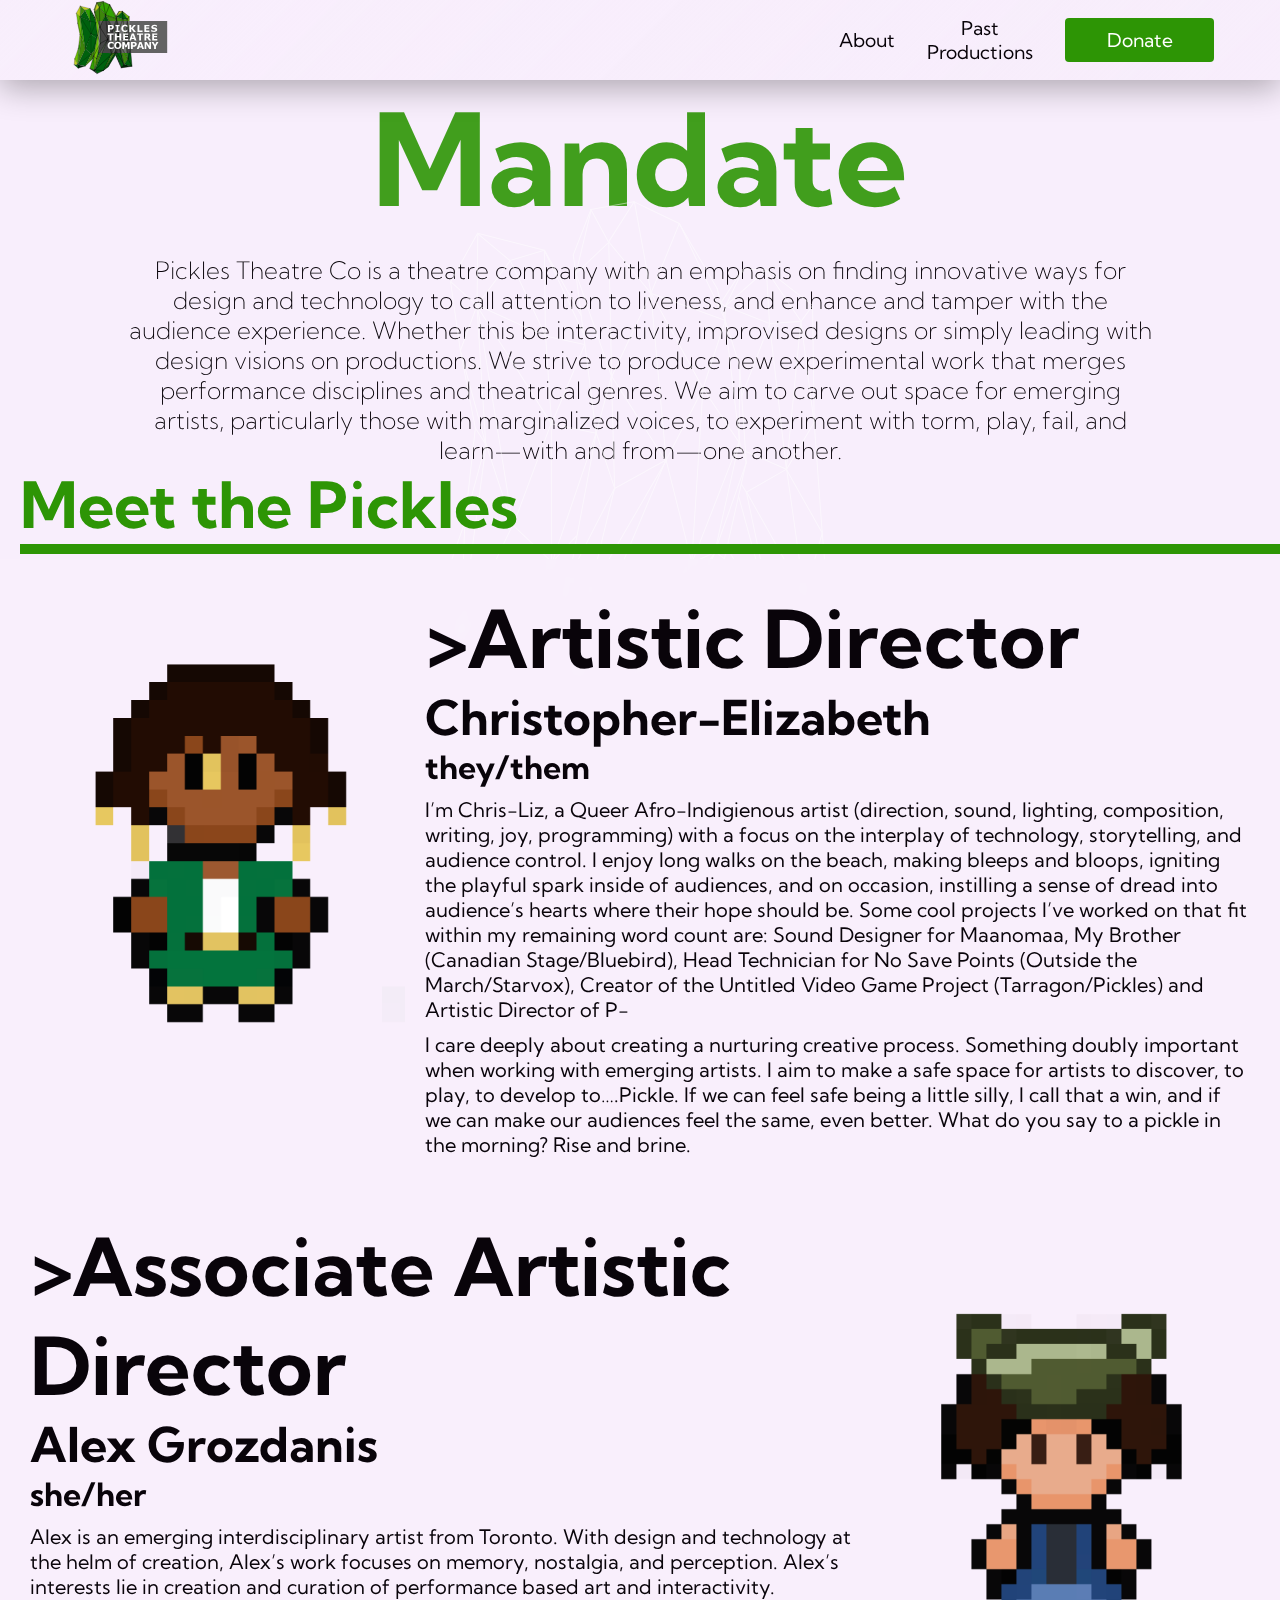
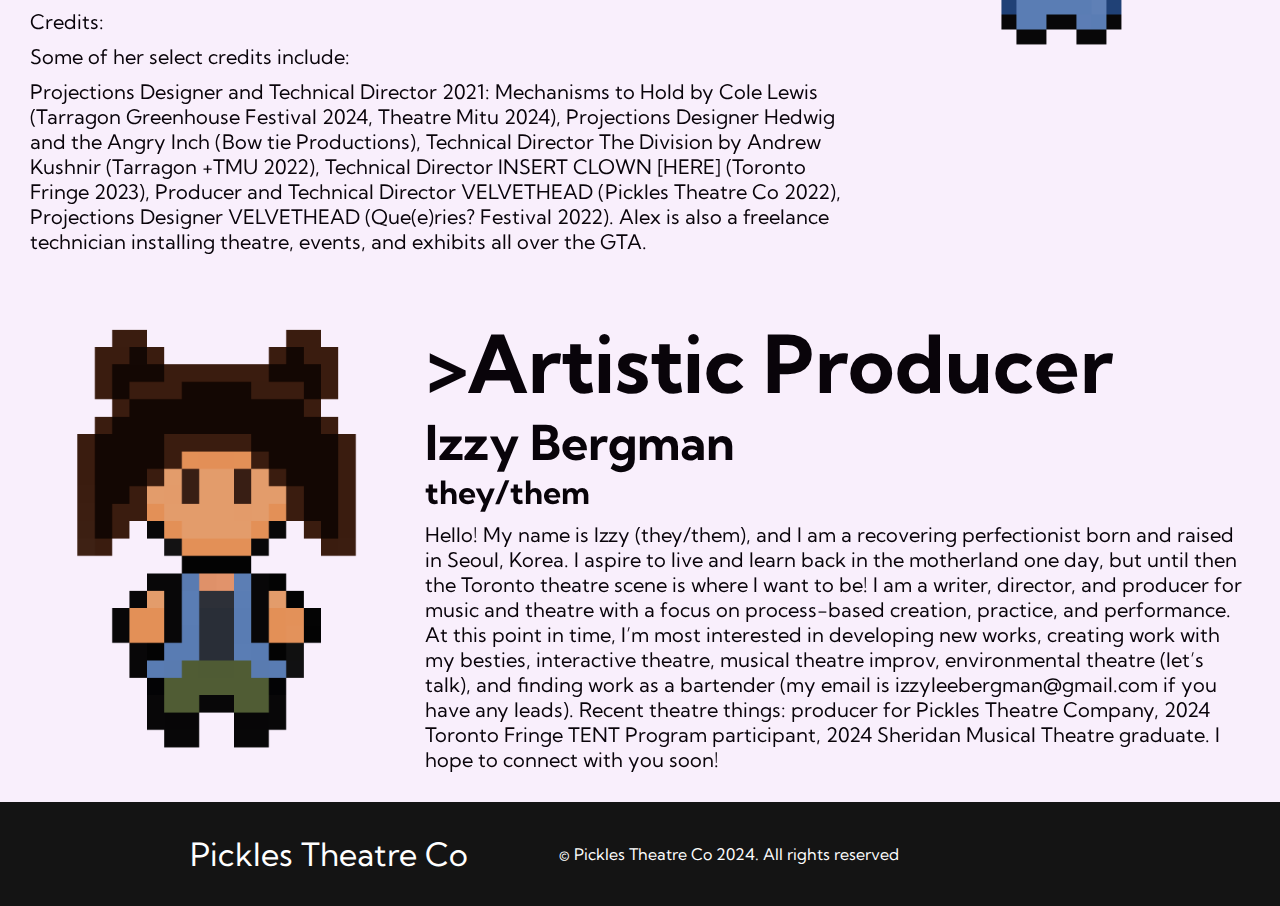
<file: about.html>
<!DOCTYPE html>
<html lang="en">
    <head>
        <meta charset="UTF-8" />
        <meta name="viewport" content="width=device-width, initial-scale=1.0" />
        <title>about pickles :) </title>
        <link rel="stylesheet" href="styles.css" />
        <link
          href="https://fonts.googleapis.com/css2?family=Kumbh+Sans:wght@400;700&display=swap"
          rel="stylesheet"
        />
      </head>
</head>
<body>
  <nav class="navbar">
    <div class="navbar__container">
      <a href="/" id="navbar__logo"><i class="fas fa-gem"><img src="/images/PTC Logo.svg"></i><!--PICKLES THEATRE COMPANY--></a>
      <div class="navbar__toggle" id="mobile-menu">
        <span class="bar"></span> <span class="bar"></span>
        <span class="bar"></span>
      </div>
      <ul class="navbar__menu">
        <li class="navbar__item">
          <a href="/about.html" class="navbar__links">About</a>
        </li>
        <li class="navbar__item navbar__item--dropdown">
          <a href="#" class="navbar__links">Past Productions</a>
          <ul class="dropdown-menu">
            <li><a href="/UVGP.html">UVGP </a></li>
            <li><a href="/VELVETHEAD.html">VELVETHEAD</a></li>
            <!-- <li><a href="/BALANCE.html">BALANCE</a></li> -->
            <!-- Add more items as needed -->
          </ul>
        </li>
        <!-- <li class="navbar__item">
          <a href="/" class="navbar__links">Research</a>
        </li> -->
        <li class="navbar__btn"><a href="/" class="button">Donate</a></li>
      </ul>
    </div>
  </nav>
      <div class="mandate">
        <div class="mandate__container">
          <div class="mandate__content">
            <h1>Mandate</h1><img src="images/thepickleOutline.svg" class id="manBack">
          
            <p>Pickles Theatre Co is a theatre company with an emphasis on finding innovative ways for design and technology to call attention to liveness, and enhance and tamper with the audience experience. Whether this be interactivity, improvised designs or simply leading with design visions on productions. We strive to produce new experimental work that merges performance disciplines and theatrical genres. We aim to carve out space for emerging artists, particularly those with marginalized voices, to experiment with torm, play, fail, and learn—with and from—one another.</p>
          </div>
        
        </div>
      </div>
  
    <div class="bio__container">

      <div class="sectionTitle">
         <H1> Meet the Pickles</H1>
      </div>
   
    <div class="bio0">
      
      <img src="/images/pixel-cl.png" alt="arcade image" id="headshot"/>
      <div class="text">
        <H1>>Artistic Director</H1>
          <H2>Christopher-Elizabeth</H2>
          <H3>they/them</H3>
            <p>I’m Chris-Liz, a Queer Afro-Indigienous artist (direction, sound, lighting, composition, writing, joy, programming) with a focus on the interplay of technology, storytelling, and audience control. I enjoy long walks on the beach, making bleeps and bloops, igniting the playful spark inside of audiences, and on occasion, instilling a sense of dread into audience’s hearts where their hope should be. Some cool projects I’ve worked on that fit within my remaining word count are: Sound Designer for Maanomaa, My Brother (Canadian Stage/Bluebird), Head Technician for No Save Points (Outside the March/Starvox), Creator of the Untitled Video Game Project (Tarragon/Pickles) and Artistic Director of P-</p>
            <p>I care deeply about creating a nurturing creative process. Something doubly important when working with emerging artists. I aim to make a safe space for artists to discover, to play, to develop to….Pickle. If we can feel safe being a little silly, I call that a win, and if we can make our audiences feel the same, even better.

              What do you say to a pickle in the morning?
              Rise and brine.</p>
          </div>

  </div>
  <!-- <div class="bio1">
    <img src="/images/pixel-sofia.png" alt="first archival image"/>
      <div class="text">
        <H1>>General Manager</H1>
        <H2>Sofia Di Cicco</H2>
        <H3>she/her</H3>
          <p>The Untitled Video Game Project was an experiment trying to create a play where theatre and videogames become inseperable using a number of video game mechanics and branching storylines and improv. A chosen audience CEASELESS control of the show through reactive design, so the actors must journey and adapt to every choice the player makes, every win, and every loss. There is no turning back*, there is no taking away control once given, just like any other play, the game must go on.</p>
      </div>

  </div>

  <div class="bio0">
    <img src="/images/pixel-aj .png" alt="arcade image"/>
    <div class="text">
      <H1>>Marketing Director</H1>
      <H2>Annasofie Jakobsen</H2>
      <H3>she/her</H3>
          <p>I’m Chris-Liz, a Queer Afro-Indigienous artist (direction, sound, lighting, composition, writing, joy, programming) with a focus on the interplay of technology, storytelling, and audience control. I enjoy long walks on the beach, making bleeps and bloops, igniting the playful spark inside of audiences, and on occasion, instilling a sense of dread into audience’s hearts where their hope should be. Some cool projects I’ve worked on that fit within my remaining word count are: Sound Designer for Maanomaa, My Brother (Canadian Stage/Bluebird), Head Technician for No Save Points (Outside the March/Starvox), Creator of the Untitled Video Game Project (Tarragon/Pickles) and Artistic Director of P-</p>
          <p>I care deeply about creating a nurturing creative process. Something doubly important when working with emerging artists. I aim to make a safe space for artists to discover, to play, to develop to….Pickle. If we can feel safe being a little silly, I call that a win, and if we can make our audiences feel the same, even better.

            What do you say to a pickle in the morning?
            Rise and brine.</p>
        </div> -->

</div>
<div class="bio1">
    <img src="images/pixel-alex.png" alt="first archival image"/>
    <div class="text">
      <H1>>Associate Artistic Director</H1>
      <H2>Alex Grozdanis</H2>
      <H3>she/her</H3>
      <p>Alex is an emerging interdisciplinary artist from Toronto. With design and technology at the helm of creation, Alex’s work focuses on memory, nostalgia, and perception. Alex’s interests lie in creation and curation of performance based art and interactivity. </p>
     <p>Credits:</p>
      <p>Some of her select credits include:</p>
      <p> Projections Designer and Technical Director 2021: Mechanisms to Hold  by Cole Lewis (Tarragon Greenhouse Festival 2024, Theatre Mitu 2024), Projections Designer Hedwig and the Angry Inch (Bow tie Productions), Technical Director The Division by Andrew Kushnir (Tarragon +TMU 2022), Technical Director INSERT CLOWN [HERE] (Toronto Fringe 2023), Producer and Technical Director VELVETHEAD (Pickles Theatre Co 2022), Projections Designer VELVETHEAD (Que(e)ries? Festival 2022). Alex is also a freelance technician installing theatre, events, and exhibits all over the GTA. </p>    </div>
</div>
<div class="bio0">
  <img src="/images/pixel-izzy.png" alt="arcade image"/>
  <div class="text">
    <H1>>Artistic Producer</H1>
    <H2>Izzy Bergman</H2>
    <H3>they/them</H3>
        <p>Hello! My name is Izzy (they/them), and I am a recovering perfectionist born and raised in Seoul, Korea. I aspire to live and learn back in the motherland one day, but until then the Toronto theatre scene is where I want to be! I am a writer, director, and producer for music and theatre with a focus on process-based creation, practice, and performance. At this point in time, I’m most interested in developing new works, creating work with my besties, interactive theatre, musical theatre improv, environmental theatre (let’s talk), and finding work as a bartender (my email is izzyleebergman@gmail.com if you have any leads). Recent theatre things: producer for Pickles Theatre Company, 2024 Toronto Fringe TENT Program participant, 2024 Sheridan Musical Theatre graduate. I hope to connect with you soon!</p>
      </div>
</div>
<script src="app.js"></script>
</body>


 <!-- Footer Section -->
 <div class="footer__container">
  <div class="footer__links">
    <div class="footer__link--wrapper">
      
    
  </div>
  <section class="social__media">
    <div class="social__media--wrap">
      <div class="footer__logo">
        <a href="/" id="footer__logo"><i class="fas fa-gem"></i>Pickles Theatre Co</a>
      </div>
      <p class="website__rights">© Pickles Theatre Co 2024. All rights reserved</p>
      <div class="social__icons">
        <a
          class="social__icon--link"
          href="/"
          target="_blank"
          aria-label="Facebook"
        >
          <i class="fab fa-facebook"></i>
        </a>
        <a
          class="social__icon--link"
          href="/"
          target="_blank"
          aria-label="Instagram"
        >
          <i class="fab fa-instagram"></i>
        </a>
      </div>
    </div>
  </section>
</div>
</div>
</html>
</file>
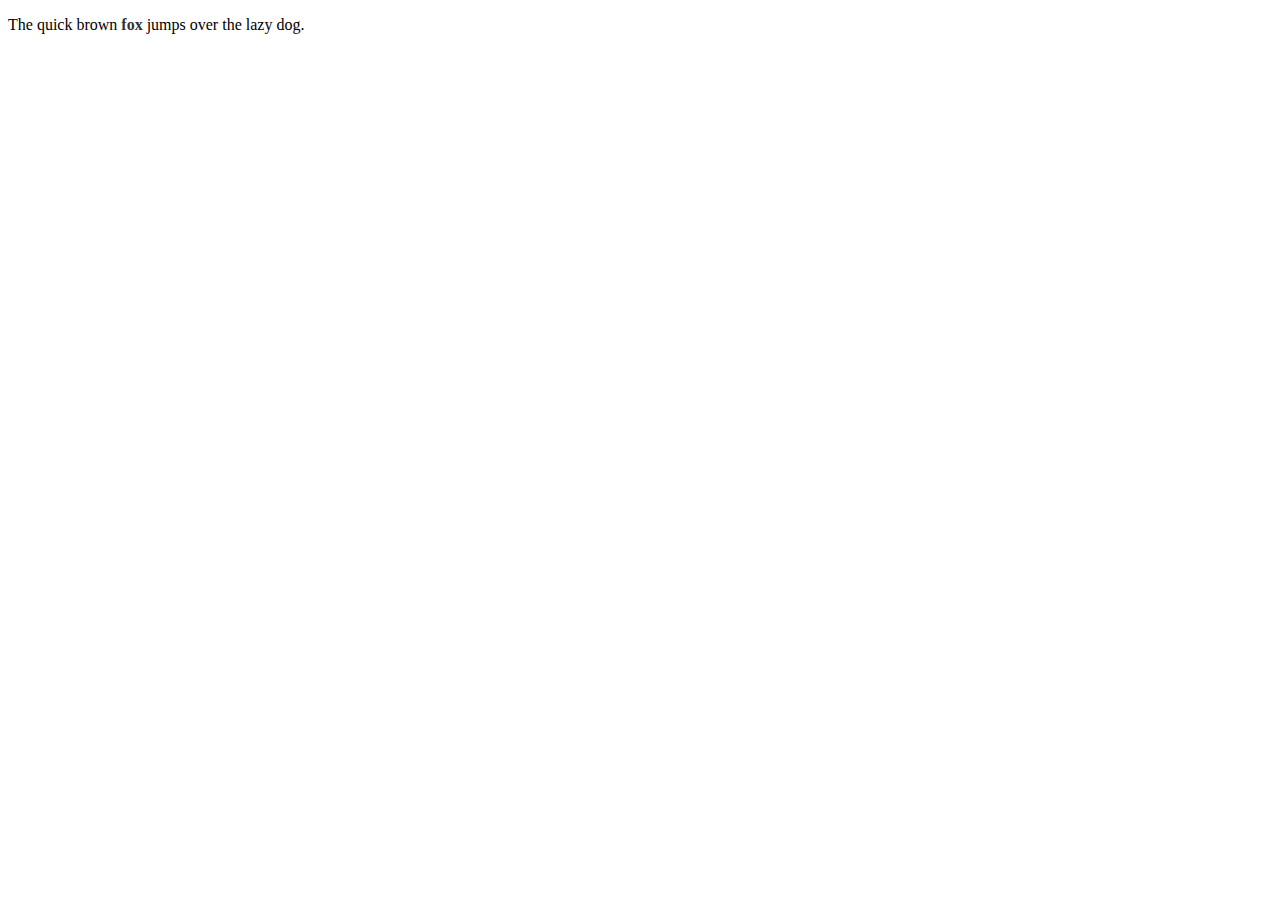
<file: text cycle.html>
<!DOCTYPE html>
<html lang="en">
<head>
    <meta charset="UTF-8">
    <meta name="viewport" content="width=device-width, initial-scale=1.0">
    <title>Word Cycling</title>
    <style>
        .cycling-word {
            font-weight: bold;
            color: #333;
        }
    </style>
</head>
<body>
    <p>The quick brown <span class="cycling-word" id="cycling-word">fox</span> jumps over the lazy dog.</p>

    <script>
        const words = ["fox", "cat", "dog", "mouse", "rabbit", "squirrel", "bird", "horse"];
        let currentIndex = 0;

        function cycleWord() {
            const wordElement = document.getElementById("cycling-word");
            currentIndex = (currentIndex + 1) % words.length;
            wordElement.textContent = words[currentIndex];
        }

        setInterval(cycleWord, 1000);
    </script>
</body>
</html>
</file>
<file: styles.css>
:root[data-theme="light"] {
  --text: #070208;
  --background: rgb(248, 238, 252);
  --primary: #2d9505;
  --secondary: #e58aad;
  --accent: #db5c62;
  --logo: #2d9505;
  --headerBKG: rgba(248, 238, 252, 10);
  --bioBKG:rgba(248,238,252, 30%);
}
:root[data-theme="dark"] {
  --text: #fcf7fd;
  --background: rgb(13, 3, 17);
  --primary: #aef4b2;
  --secondary: #751a3d;
  --accent: #2d9505;
  --logo: #2d9505;
  --headerBKG: rgba(13, 3, 17, 10);
  --bioBKG: rgba(13, 3, 17, 5%);

  
}

  
@media (prefers-color-scheme: light) {
  :root {
    --text: #070208;
    --background: #f8eefc;
    --primary: #2d9505;
    --secondary: #e58aad;
    --accent: #db5c62;
    --logo: #2d9505;
    --headerBKG: rgba(248, 238, 252, 10);
    --bioBKG:rgba(248,238,252, 30%);

  }
}
@media (prefers-color-scheme: dark) {
  :root {
    --text: #fcf7fd;
    --background: #0d0311;
    --primary: #aef4b2;
    --secondary: #751a3d;
    --accent: #2d9505;
    --logo: #2d9505;
    --headerBKG: rgba(13, 3, 17, 10);
    --bioBKG: rgba(13, 3, 17, 30%); 
  }
}


* {
    box-sizing: border-box;
    margin: 0;
    padding: 0;
    font-family: 'Kumbh Sans', sans-serif;
  }
  
  html{
  background-color: var(--background);
  overflow-x: hidden;
  }

  html img{


  }

@media screen and (max-width: 480px) {
html{ 
  max-width: 480px;
}
  
}
  
  .navbar {
    background: linear-gradient(135deg, var(--headerBKG), rgba(255,255,255,0));
    backdrop-filter: blur(10px);
    -webkit-backdrop-filter: blur(10px);
    height: 80px;
    display: flex;
    justify-content: center;
    align-items: center;
    font-size: 1.2rem;
    position: sticky;
    /* border: 1px solid rgba(255,255,255,0.18); */
    box-shadow: 0 8px 32px 0 rgba(0,0,0,0.3);
    top: 0;
    z-index: 999;
  }
  
  .navbar__container {
    display: flex;
    justify-content: space-between;
    height: 80px;
    z-index: 1;
    width: 100%;
    max-width: 1300px;
    margin-right: auto;
    margin-left: auto;
    padding-right: 50px;
    padding-left: 50px;
    transition: all 0.7s ease;
  }
  .navbar img{
    width: 9rem;
    flex-direction: row;

  }
  
  #navbar__logo {
    background-color: var(--logo);
    /* background-image: linear-gradient(to top, var(--secondary) 0%, var(--background) 100%); */
    background-size: 100%;
    -webkit-background-clip: text;
    -moz-background-clip: text;
    -webkit-text-fill-color: transparent;
    -moz-text-fill-color: transparent;
    display: flex;
    align-items: center;
    cursor: pointer;
    text-decoration: none;
    font-size: 2rem;
    font-family: Verdana, Geneva, Tahoma, sans-serif;
    font-weight: bold;

  }
  
  .fa-gem {
    margin-right: 0rem;

  }
  
  .navbar__menu {
    display: flex;
    align-items: center;
    list-style: none;
    text-align: center;
  }
  
  .navbar__item {
    height: 80px;
  }
  
  .navbar__links {
    color: var(--text);
    display: flex;
    align-items: center;
    justify-content: center;
    text-decoration: none;
    padding: 0 1rem;
    height: 100%;
  }
  
  .navbar__btn {
    display: flex;
    justify-content: center;
    align-items: center;
    padding: 0 1rem;
    width: 100%;
  }
  
  .button {
    display: flex;
    justify-content: center;
    align-items: center;
    text-decoration: none;
    padding: 10px 20px;
    height: 100%;
    width: 100%;
    border: none;
    outline: none;
    border-radius: 4px;
    background: var(--logo);
    color: #fff;
  }
  
  .button:hover {
    background: var(--accent);
    transition: all 0.3s ease;
  }
  
  .navbar__links:hover {
    color: var(--logo);
    transition: all 0.3s ease;
  }
  
  /* Dropdown styles */
.navbar__item--dropdown {
  position: relative; /* Needed for positioning the dropdown */
}

.dropdown-menu {
  display: none; /* Hide the dropdown by default */
  background: linear-gradient(135deg, var(--headerBKG), rgba(255,255,255,0));
  backdrop-filter: blur(10px);
  -webkit-backdrop-filter: blur(10px);
  position: absolute; /* Position the dropdown menu */
  top: 100%; /* Position it below the parent item */
  left: 0;
  z-index: 1000; /* Ensure dropdown is above other content */
  list-style: none; /* Remove bullet points */
  padding: 0; /* Remove padding */
  margin: 0; /* Remove margin */
}

.dropdown-menu li {
  padding: 10px; /* Padding for each item */
}

.dropdown-menu li a {
  color: var(--text); /* Text color for links */
  text-decoration: none; /* Remove underline */
  display: block; /* Make the link fill the list item */
}

.dropdown-menu li:hover {
   background-color: var(--secondary);
}
.dropdown-menu li a:hover {
  color: var(--background);
}

/* Show dropdown on hover */
.navbar__item--dropdown:hover .dropdown-menu {
  display: block;
}


  @media screen and (max-width: 960px) {
    .navbar__container {
      /* background-color: var(--background); */
      backdrop-filter: none;
      display: flex;
      justify-content: space-between;
      height: 80px;
      z-index: 1;
      width: 100%;
      max-width: 1300px;
      padding: 0;
      transition: all 0.7s ease;
    }
  
    .navbar__menu {
      /* background-color: var(--background); */
      backdrop-filter: none;
      display: grid;
      grid-template-columns: auto;
      margin: 0;
      width: 100%;
      position: absolute;
      top: -1000px;
      opacity: 1;
      transition: all 0.5s ease;
      height: 50vh;
      z-index: -1;
    }
  
    .navbar__menu.active {
      background: linear-gradient(135deg, var(--headerBKG), rgba(255,255,255,0));
      backdrop-filter: blur(10px);
      -webkit-backdrop-filter: blur(10px);
      top: 100%;
      opacity: 1;
      transition: all 0.5s ease;
      z-index: 99;
      height: 50vh;
      font-size: 1.6rem;
    }
  
    #navbar__logo {
      margin-left: 1vh;
      background-color: transparent;

    }
  
    .navbar__toggle .bar {
      width: 25px;
      height: 3px;
      margin: 5px auto;
      transition: all 0.3s ease-in-out;
      background: #fff;
    }
  
    .navbar__item {
      width: 100%;
    }
  
    .navbar__links {
      text-align: center;
      padding: 2rem;
      width: 100%;
      display: table;
    }
  
    .navbar__btn {
      padding-bottom: 2rem;
    }
  
    .button {
      display: flex;
      justify-content: center;
      align-items: center;
      width: 80%;
      height: 80px;
      margin: 0;
    }
  
    #mobile-menu {
      position: absolute;
      top: 20%;
      right: 5%;
      transform: translate(5%, 20%);
    }
  
    .navbar__toggle .bar {
      display: block;
      cursor: pointer;
    }
  
    #mobile-menu.is-active .bar:nth-child(2) {
      opacity: 0;
    }
  
    #mobile-menu.is-active .bar:nth-child(1) {
      transform: translateY(8px) rotate(45deg);
    }
  
    #mobile-menu.is-active .bar:nth-child(3) {
      transform: translateY(-8px) rotate(-45deg);
    }
  }
  
  /* Main Content CSS */
  .main {
    background-image:url('/images/HERO_VHEAD.JPG');
    background-size: cover; /* Adjust as needed: cover, contain, or specific dimensions */
    background-position: center; /* Adjust as needed: top, bottom, left, right, or specific coordinates */
    background-repeat: no-repeat; /* Ensure the image doesn't repeat */
    height: 100vh;
    z-index: 1;
    color:var(--text)
  }
  
  .main__container {
    display: grid;
    grid-template-columns: 1fr 1fr;
    align-items: center;
    justify-self: center;
    margin: 0 auto;
    height: 90vh;
    z-index: 1;
    width: 100%;
    max-width: 1300px;
    padding: 0 50px;
  }
  /*comment for fun */

  .main__content {
    color: var(--text);
    width: 100%;
  }
  
  .main__content h1 {
    font-size: 8rem;
    background-color: #ff8177;
    background-image: linear-gradient(to top, var(--logo) 0%, var(--logo) 50%, var(--logo) 100%);
    background-size: 100%;
    -webkit-background-clip: text;
    -moz-background-clip: text;
    -webkit-text-fill-color: transparent;
    -moz-text-fill-color: transparent;
  }
  
  .main__content h2 {
    font-size: 4rem;
    margin-top: 0px;
    background-color: var(--logo);
    /* background-image: linear-gradient(-20deg, var(--secondary) 0%, var(--background) 100%); */
    background-size: 100%;
    -webkit-background-clip: text;
    -moz-background-clip: text;
    -webkit-text-fill-color: transparent;
    -moz-text-fill-color: transparent;
  }
  
  .main__content p {
    margin-top: 1rem;
    font-size: 2rem;
    font-weight: 700;
  }
  
  .main__btn {
    font-size: 1rem;
    background-color: var(--accent);
    padding: 14px 32px;
    border: none;
    border-radius: 4px;
    color: #fff;
    margin-top: 2rem;
    margin-bottom: 2rem;
    cursor: pointer;
    position: relative;
    transition: all 0.35s;
    outline: none;
  }
  
  .main__btn a {
    position: relative;
    z-index: 2;
    color: #fff;
    text-decoration: none;
  }
  
  .main__btn:after {
    position: absolute;
    content: '';
    top: 0;
    left: 0;
    width: 0;
    height: 100%;
    background: var(--background);
    transition: all 0.35s;
    border-radius: 4px;
  }
  
  .main__btn:hover {
    color: #fff;
  }
  
  .main__btn:hover:after {
    width: 100%;
  }
  
  .main__img--container {
    text-align: center;
  }
  
  #main__img {
    height: 100%;
    width: 100%;
    margin-bottom: 0;
  }

  /* Mobile Responsive */
  @media screen and (max-width: 768px) {
    .main__container {
      display: grid;
      grid-template-columns: auto;
      align-items: center;
      justify-self: center;
      width: 100%;
      margin: 0 auto;
      height: 90vh;
    }
  
    .main__content {
      text-align: center;
      margin-bottom: 4rem;
    }
  
    .main__content h1 {
      font-size: 2.5rem;
      margin-top: 2rem;
      margin-bottom: 2rem;
    }
  
    .main__content h2 {
      font-size: 3rem;
    }
  
    .main__content p {
      margin-top: 1rem;
      font-size: 1.5rem;
    }
  }
  
  @media screen and (max-width: 480px) {
    .main__content h1 {
      font-size: 2rem;
      margin-top: 3rem;
      margin-bottom: 2rem;
    }
  
    .main__content h2 {
      font-size: 2rem;
    }
  
    .main__content p {
      margin-top: 2rem;
      font-size: 1.5rem;
    }
  
    .main__btn {
      padding: 12px 36px;
      margin: 2.5rem 0;
    }
  }
  
  /* For screens smaller than 768px */
@media screen and (max-width: 768px) {
  .drop__menu {
    display: block; /* Ensure dropdown is visible */
    position: static; /* Ensure dropdown is positioned normally under the parent */
    margin-top: 1rem; /* Add spacing if needed */
  }

  .drop__menu li {
    display: block; /* Stack menu items vertically */
    margin: 0; /* Reset margin if necessary */
  }

  .drop__menu a {
    display: block; /* Ensure links occupy full width */
    padding: 10px; /* Adjust padding for better click area */
    color: black; /* Set text color */
    text-decoration: none; /* Remove underline */
  }
}
/* Short production descrptions */
.prod1 {
    display: flex;
    background-color: var(--background);
    align-items: flex-start;
    padding: 30px;
    /* border:1px solid rgba(0, 0, 0, 50); */
    border-radius: 4px;
    z-index: 1;
    margin-left: auto;
    flex-direction: row-reverse;
  }

  .prod1 img{
    margin-left: 20px;
    max-width: 40%;
    height: auto;
  }

  .prod1 .text{
    display: flex;
    flex-direction: column;
  }
  
  .prod1 .text h1 {
    margin: 0;
    font-size: 1.5em
  }

  .prod1 .text p {
    margin-top: 10px;
  }

  .prod1__btn {
    font-size: 1rem;
    /* background-image: linear-gradient(to top, #f77062 0%, #fe5196 100%); */
    padding: 14px 32px;
    border: none;
    border-radius: 4px;
    color: #fff;
    margin-top: 2rem;
    margin-bottom: 2rem;
    cursor: pointer;
    position: relative;
    transition: all 0.35s;
    outline: none;
  }
  
  .prod1__btn a {
    position: relative;
    z-index: 2;
    color: #fff;
    text-decoration: none;
  }
  
  .prod1__btn:after {
    position: absolute;
    content: '';
    top: 0;
    left: 0;
    width: 0;
    height: 100%;
    background: #4837ff;
    transition: all 0.35s;
    border-radius: 4px;
  }
  
  .prod1__btn:hover {
    color: #fff;
  }
  
  .prod1__btn:hover:after {
    width: 100%;
  }
  
  @media screen and (max-width: 768px) {
    .prod1{
        padding: 20px;
        flex-direction: column; /* Stack image and text vertically */
        align-items: center; /* Center items horizontally */
    }
  
    .prod1 img {
        margin-right: 0; /* Remove right margin for vertical stacking */
        margin-bottom: 20px; /* Add space below the image */
        max-width: 100%;

    }
  
    .prod1 h1 {
      font-size: 2.5rem;
      margin-top: 2rem;
    }
  
    .prod1 h2 {
      font-size: 3rem;
    }
  
    .prod1 p {
      margin-top: 1rem;
      font-size: 1.5rem;
    }
  }
  @media screen and (max-width: 480px) {
    .prod1 {
        padding-top: 50px;
        flex-direction: column; /* Stack image and text vertically */
        align-items: center; /* Center items horizontally */
    }
  
    .prod1 img {
      max-width: 100%;
    }
  
    .prod1 .text {
      display: flex;
      flex-direction: column; /* Stack header and paragraph vertically */
      text-align: center; /* Center text alignment */
    }
  }

  /* Prod align left */
.prod0 {
    display: flex;
    background-color: var(--background);
    align-items: flex-start;
    padding: 30px;
    border:1px solid rgba(0, 0, 0, 0.5);
    border-radius: 4px;
    z-index: 1;
    margin-left: auto;
    height: 100%;
  }

  .prod0 img{
    margin-right: 20px;
    max-width: 40%;
    max-height:100%;
    height: auto;
    align-self: right;
  }

  .prod0 .text{
    display: flex;
    flex-direction: column;
  }
  
  .prod0 .text h1 {
    margin: 0;
    font-size: 1.5em
  }

  .prod0 .text p {
    margin-top: 10px;
  }

  .prod0__btn {
    font-size: 1rem;
    background-image: linear-gradient(to top, #f77062 0%, #fe5196 100%);
    padding: 14px 32px;
    border: none;
    border-radius: 4px;
    color: #fff;
    margin-top: 2rem;
    margin-bottom: 2rem;
    cursor: pointer;
    position: relative;
    transition: all 0.35s;
    outline: none;
  }
  
  .prod0__btn a {
    position: relative;
    z-index: 2;
    color: #fff;
    text-decoration: none;
  }
  
  .prod0__btn:after {
    position: absolute;
    content: '';
    top: 0;
    left: 0;
    width: 0;
    height: 100%;
    background: #4837ff;
    transition: all 0.35s;
    border-radius: 4px;
  }
  
  .prod0__btn:hover {
    color: #fff;
  }
  
  .prod0__btn:hover:after {
    width: 100%;
  }
  
  @media screen and (max-width: 768px) {
    .prod0{
        padding: 20px;
        flex-direction: column; /* Stack image and text vertically */
        align-items: center; /* Center items horizontally */
    }
  
    .prod0 img {
        margin-right: 0; /* Remove right margin for vertical stacking */
        margin-bottom: 20px; /* Add space below the image */
        max-width: 95%;
        width: 60vw;
        height: auto;
    }
  
    .prod0 h1 {
      font-size: 2.5rem;
      margin-top: 2rem;
    }
  
    .prod0 h2 {
      font-size: 3rem;
    }
  
    .prod0 p {
      margin-top: 1rem;
      font-size: 1.5rem;
    }
  }
  @media screen and (max-width: 480px) {
    .prod0 {
        padding-top: 50px;
        flex-direction: column; /* Stack image and text vertically */
        align-items: center; /* Center items horizontally */
    }
  
    .prod0 img {
      max-width: 100%;
    }
  
    .prod0 .text {
      display: flex;
      flex-direction: column; /* Stack header and paragraph vertically */
      text-align: center; /* Center text alignment */
    }
  }
/* Base styles for bio sections */
.bio0, .bio1 {
  display: flex;
  align-items: flex-start;
  padding: 30px;
  background-color: var(--bioBKG);
  backdrop-filter: blur(5px);
  -webkit-backdrop-filter: blur(5px);
  color: var(--text);
  transition: all 1s ease; /* Adjust the duration and easing as needed */
  opacity: 0.99;
}

.bio0 {
  border-radius: 0;
}

.bio1 {
  flex-direction: row-reverse; /* Image on the left and text on the right */
}

.bio0 img, .bio1 img {
  /* max-width: 30%; */
  height: 450px;
  width: auto%;
  transition: all 0.3s ease; /* Adjust the duration and easing as needed */
  object-fit: contain;
}

.bio0 img {
  margin-right: 20px;
}

.bio1 img {
  margin-left: 20px;
}

.bio0 .text, .bio1 .text {
  display: flex;
  flex-direction: column;
}

.bio0 .text h1, .bio1 .text h1 {
  margin: 0;
  font-size: 5rem;
  transition: all 0.3s ease; /* Adjust the duration and easing as needed */
}

.bio0 .text h2, .bio1 .text h2 {
  margin: 0;
  font-size: 3rem;
}

.bio0 .text h3, .bio1 .text h3 {
  margin: 0;
  font-size: 2rem;
}

.bio0 .text p, .bio1 .text p {
  margin-top: 10px;
  font-size: 1.25rem; /* Adjusted for readability */
}
.archive{
  display: flex;
  max-width: 50%;
  height: auto;
  flex-direction: column;
}

#UVGP-section{
  background-color: transparent !important;
}

#ARCH_IMG {
 
    width: 45vw;
    height: auto;
    max-width: 100%; /* Ensures image scales properly within its container */
    box-sizing: border-box; /* Ensures border is included in element's width */
  }
  
/* Mobile styles for both bio0 and bio1 */
@media screen and (max-width: 768px) {
  .bio0, .bio1 {
    flex-direction: column; /* Stack vertically on mobile */
    align-items: center;
    padding: 20px;
    margin: 5px;
  }

  .bio0 img, .bio1 img {
    margin: 0;
    margin-bottom: 20px; /* Space below image */
    max-width: 100%; /* Ensure image scales down */
    height: auto;
  }

  .bio0 .text, .bio1 .text {
    text-align: center; /* Center text */
  }

  .bio0 .text h1, .bio1 .text h1 {
    font-size: 2.5rem;
    margin-top: 0; /* Remove margin-top to align correctly */
  }

  .bio0 .text h2, .bio1 .text h2 {
    font-size: 2rem;
  }

  .bio0 .text h3, .bio1 .text h3 {
    font-size: 1.5rem;
  }

  .bio0 .text p, .bio1 .text p {
    font-size: 1.25rem;
    margin-top: 1rem; /* Space between paragraphs */

  }
}

@media screen and (max-width: 480px) {
  .bio0, .bio1 {
    padding: 20px; /* Consistent padding on small screens */
  }

  .bio0 .text h1, .bio1 .text h1 {
    font-size: 2rem;
  }

  .bio0 .text h2, .bio1 .text h2 {
    font-size: 1.75rem;
  }

  .bio0 .text h3, .bio1 .text h3 {
    font-size: 1.25rem;
  }

  .bio0 .text p, .bio1 .text p {
    font-size: 1rem;
  }
}
  /*ABOUT PAGE */
  .mandate {
    background-color: var(--background);
    background-size: cover; 
    background-position: center; /* Adjust as needed: top, bottom, left, right, or specific coordinates */
    background-repeat: no-repeat; 
    padding: 0;
    opacity: 0.999;
    overflow-x: hidden;
    
  }
  #UVGPback{
    opacity: 50%;
    z-index: 0;
    align-items: center;
    position: fixed;
    max-width: 100vw;
    height: 110vh;
    width: 100%;
    left: 0px;
    top:0;
  }
  #uvgplogo{
    display: flex;
    max-height: 100px;
    width: auto;
    margin-left: auto;
    margin-right: auto;
    margin-bottom: 20px;
    opacity: 0.999;
  }
  .uvgp-u{
    color: #e0e92e;
    background-color: #e0e92e;
    -webkit-background-clip: text;
    -moz-background-clip: text;
    font-weight: bold;
  }
  .uvgp-v{
    color: #3ac538;
    background-color: #3ac538;
    -webkit-background-clip: text;
    -moz-background-clip: text;
    font-weight: bold;
  }
  .uvgp-g{
    color: #ec59cb;
    background-color: #ec59cb;
    -webkit-background-clip: text;
    -moz-background-clip: text;
    font-weight: bold;
  }
  .uvgp-p{
    color: #3b7ee9;
    background-color: #3b7ee9;
    -webkit-background-clip: text;
    -moz-background-clip: text;
    font-weight: bold;
  }

  .mandate__container {
    display: inline;
    opacity: 100;
    align-items: center;
    margin: 0 auto;
    z-index: 1;
    width: 100%;
    max-width: 1300px;
    padding: 0 0;
  }

  .mandate__content {
    display: inline;
    color: var(--text);
    width: 100%;
    position: r;
    top: 0;
    margin: 50px 0;
    text-align: center;
    justify-content: center;
    opacity: 0.9999;
  

  }
  
  .mandate__content h1 {
    font-size: 8rem;
    background-color: var(--primary);
    /* background-image: linear-gradient(to top, var(--background) 0%, var(--secondary) 50%, var(--background) 100%); */
    background-size: 100%;
    -webkit-background-clip: text;
    -moz-background-clip: text;
    -webkit-text-fill-color: transparent;
    -moz-text-fill-color: transparent;
    margin-bottom: 10px;
    transition: all 0.3s ease-in-out;
    opacity: 0.9;
  }
  
  .mandate__content h2 {
    font-size: 4rem;
    margin-top: 0px;
    background-color: var(--secondary);
    /* background-image: linear-gradient(-20deg, var(--secondary) 0%, var(--background) 100%); */
    background-size: 100%;
    -webkit-background-clip: text;
    -moz-background-clip: text;
    -webkit-text-fill-color: transparent;
    -moz-text-fill-color: transparent;
    transition: all 0.3s ease-in-out;
    opacity: 0.99;
  }
  
  .mandate__content p {
    display: flex;
    margin-top: 1rem;
    padding: 0rem 10%;
    font-size: 1.5rem;
    font-weight: 200;
    transition: all 0.3s ease-in-out;
    opacity: 0.999;
  }
  
  .mandate__content img {
    height: 100%;
    width: 100%;
    max-width: 500px;
    margin-bottom: 0;
    align-self: center;
    z-index: 55;
    position: absolute;
    top: 0;
    left: 50%;
    transform: translateX(-50%);
    z-index: 55;

  }

  #manBack{
    opacity: 50%;
    z-index: 55;
    align-items: center;
  }

  .VHEAD{
    background-image: url(/images/VHEAD/VHEADER3.png);
    background-size: cover;
    background-repeat: no-repeat;
    background-position: center center;
    background-color: transparent;
  }

  .VHEADtitle{
    margin-top: 10% !important;
    background-color: #666 !important;
    font-size: 6rem !important;
  }

  #VELback{
    opacity: 90;
    z-index: 0;
    align-items: center;
    position: fixed;
    max-width: 100vw;
    width: 100%;
    top: 0;
    left: 0px;
    object-fit: contain
  }

 */

  /* Mobile Responsive */
  @media screen and (max-width: 768px) {
    .mandate__container {
      display: flex;
      align-items: center;
      justify-self: center;
      width: 100%;
      margin-top: 0px;
      z-index: 3;
      padding: 1rem;
      flex-direction: column;
    }
  
    .mandate__content {
      display: inline;
      text-align: center;
      margin-top: 0px;
      margin-bottom: 2rem ;
      position: relative;
      align-items: top;
    }
  
    .mandate__content h1 {
      font-size: 2.5rem;
      /* margin-top: 2rem; */
      margin-bottom: 1rem;
      /* padding: 2rem; */
      position: relative;
      transition: all 0.3s ease-in-out;
    }
  
    .mandate__content h2 {
      font-size: 3rem;
    }
  
    .mandate__content p {
      font-size: 1rem;

    }
  }
  
  @media screen and (max-width: 480px) {
    .mandate__content h1 {
      font-size: 2rem;
      /* margin: 1rem; */
    }
  
    .mandate__content h2 {
      font-size: 2rem;
    }
  
    .mandate__content p {
      /* margin-top: 2rem; */
      font-size: 1rem;
      padding: 0;
    }

    .mandate__content svg path{
      position: absolute; /* Absolute positioning to place behind content */
      top: 0; /* Align to the top of the container */
      left: 0; /* Align to the left of the container */
      width: 100%; /* Full width */
      height: 100%; /* Full height */
      object-fit: cover; /* Ensure image covers container without distortion */
      z-index: 1; /* Ensure it’s behind other content */
      opacity: 50%;
      fill: blue;
    }
  }

Mobile Responsive
@media screen and (max-width: 768px) {
  .test__container {
    display: flex;
    align-items: center;
    justify-self: center;
    width: 100%;
    margin: 0 auto;
    /* height: 90vh; */
    z-index: 3;
    padding: 1rem
  }

  .test__content {
    text-align: center;
    margin-bottom: 4rem ;
    position: relative;
    align-items: top;
  }

  .test__content h1 {
    font-size: 2.5rem;
    /* margin-top: 2rem; */
    margin-bottom: 2rem;
    /* padding: 2rem; */
    position: relative;
  }

  .test__content h2 {
    font-size: 3rem;
  }

  .test__content p {
    /* margin-top: 1rem; */
    font-size: 1rem;
  }
  .test__content img{
    position: relative ;
    z-index: 1;
    opacity: 50%;  
  }
}

@media screen and (max-width: 480px) {
  .test__content h1 {
    font-size: 2rem;
    /* margin: 1rem; */
  }

  .test__content h2 {
    font-size: 2rem;
  }

  .test__content p {
    margin: 0;
    font-size: 1rem;
  }
  .test__content img {
    position: absolute; /* Absolute positioning to place behind content */
    top: 0; /* Align to the top of the container */
    left: 0; /* Align to the left of the container */
    width: 100%; /* Full width */
    height: 100%; /* Full height */
    object-fit: cover; /* Ensure image covers container without distortion */
    z-index: 1; /* Ensure it’s behind other content */
 

  }
  .test__content svg path{
    position: absolute; /* Absolute positioning to place behind content */
    top: 0; /* Align to the top of the container */
    left: 0; /* Align to the left of the container */
    width: 100%; /* Full width */
    height: 100%; /* Full height */
    object-fit: cover; /* Ensure image covers container without distortion */
    z-index: 1; /* Ensure it’s behind other content */
    opacity: 50%;
    fill: blue;
  }
}

/* TESTTEND */
  
/*ARCHIVE STUFF*/

.gallery-scroll {
  display: flex;
  flex-direction: row;
  box-sizing: border-box; /* Changed to border-box */
  width: 100%; /* Ensure it takes the full width available */
  height: auto; /* Adjust height as needed */
  align-items: center;
  justify-content: flex-start; /* Align items to the start */
  /* border: 2px solid red; Changed to solid */
  overflow-x: auto; /* Enable horizontal scrolling */
  overflow-y: hidden; /* Hide vertical overflow */
  padding: 20px ;
  backdrop-filter: blur(5px);
  -webkit-backdrop-filter: blur(5px);
}

.Gal {
  display: flex; /* Ensure flexbox for children */
  width: 100%; /* Use full width available */
  height: auto; /* Adjust height as needed */
  position: relative;
}

/* GALLERY SCROLL BUTTON AND GRADIENT --DOESN'T WORK
 .Gal::before,
.Gal::after {
  content: " ";
  position: absolute;
  top: 0;
  height: 100%;
  width: 150px;
  background-image: linear-gradient(90deg, black, transparent);
  z-index: 99;
}

.Gal::before {
  left: 0;
}

.Gal::after {
  right: 0; */


.child {
  min-width: 600px; /* Ensure children are wide enough */
  height: 450px;
  margin: 0 10px; /* Margin on left and right */
  cursor: pointer;
  overflow: hidden;
}

.child-images {
  width: 100%; /* Ensure the image takes up the full width of the container */
  height: auto; /* Maintain the aspect ratio of the image */
  object-fit: contain; /* Scale down to fit within the container while preserving the aspect ratio */
  transform: translateY(-50%);
  top: 50%;
  position: relative;
}

  @media screen and (max-width: 768px){
    #ARCH_IMG {
      padding: 3px;
      border: none;
      max-width: 95%;
      height: auto;
      width: 60vh;
      border: none;
    }

    .child{
      min-width: 100%;
      height: auto;
    }
    .Headshot{
      padding: 3px;
      border: none;
      max-width: 95%;
      height: auto;
      width: 60vh;
      border: none;
    }
    }
  

  @media screen and (max-width: 480px){
    #ARCH_IMG {

    }
  }

  /* HOMIES*/
  .homie-container{
    display: flex;
    flex-wrap: wrap;
    position: relative;
    margin: 5%;
    text-align: center;
    overflow: auto;
  }

  .homie{
    /* align-content: center; */
    position: relative;
    margin: 5px,
  }

  .homie img{
    width: 200px;
    height: 250px;
    align-self: center;
    position: relative;
  }
  .homie h2{
    color:var(--primary)
  }
  .homie h3{
    color: var(--text);
    align-self: center;
  }

  .sectionTitle{
    position: relative;
    margin-left: 20px;
    margin-bottom: 5px;
    font-size: 2rem;
    color: var(--primary);
    border-bottom-width: 10px;
    border-style: solid;
    border-left: none;
    border-top: none;
    border-right: none;
  }

  /*CREDITS */
  
  .credits_container{
    width: 100%;
    padding: 50px;
    margin-top: 50px;
    opacity: 0.99;
  }
  .credits_wrapper{
    display: grid;
    grid-template-columns: repeat(4,1fr);
    grid-gap: 0 20px;
  }

  .credits{
    color: var(--accent);
    margin: 10px;
  }

  .credits p{
    /* font-weight: bold; */
  }

  .credits li{
    color: var(--text);
    list-style-type: none;
  }

  @media screen and (max-width: 768px){
    .credits_container{
      margin-top: 0;
      overflow-x: hidden;
    }
    .credits_wrapper{
      display: grid;
      grid-template-columns: repeat(2,1fr);
      grid-gap: 0 20px;
  }
  }

  /* Footer CSS */
  .footer__container {
    background-color: #141414;
    padding: 2rem 0;
    display: flex;
    flex-direction: column;
    justify-content: center;
    align-items: center;
  }
  
  #footer__logo {
    color: #fff;
    display: flex;
    align-items: center;
    cursor: pointer;
    text-decoration: none;
    font-size: 2rem;
  }
  
  .footer__links {
    width: 100%;
    max-width: 1000px;
    display: flex;
    justify-content: center;
  }
  
  .footer__link--wrapper {
    display: flex;
  }
  
  .footer__link--items {
    display: flex;
    flex-direction: column;
    align-items: flex-start;
    margin: 16px;
    text-align: left;
    width: 160px;
    box-sizing: border-box;
  }
  
  .footer__link--items h2 {
    margin-bottom: 5px;
  }
  
  .footer__link--items > h2 {
    color: #fff;
  }
  
  .footer__link--items a {
    color: #fff;
    text-decoration: none;
    margin-bottom: 0.5rem;
  }
  
  .footer__link--items a:hover {
    color: #e9e9e9;
    transition: 0.3s ease-out;
  }
  
  /* Social Icons */
  .social__icon--link {
    color: #fff;
    font-size: 24px;
  }
  
  .social__media {
    max-width: 1000px;
    width: 100%;
  }
  
  .social__media--wrap {
    display: flex;
    justify-content: space-between;
    align-items: center;
    width: 90%;
    max-width: 1000px;
    margin: auto;
  }
  
  .social__icons {
    display: flex;
    justify-content:space-evenly;
    align-items: center;
    width: 100px;
  }
  
  .social__logo {
    color: #fff;
    justify-self: start;
    margin-left: 20px;
    cursor: pointer;
    text-decoration: none;
    font-size: 2rem;
    display: flex;
    align-items: center;
    margin-bottom: auto;
  }
  
  .website__rights {
    color: #fff;
  }
  
  @media screen and (max-width: 820px) {
    .footer__links {
      padding-top: 2rem;
    }
  
    #footer__logo {
      margin-bottom: 2rem;
    }
  
    .website__rights {
      margin-bottom: 2rem;
    }
  
    .footer__link--wrapper {
      flex-direction: column;
    }
  
    .social__media--wrap {
      flex-direction: column;
    }
  }
  
  @media screen and (max-width: 480px) {
    .footer__link--items {
      margin: 0;
      padding: 10px;
      width: 100%;
    }
  }
</file>
